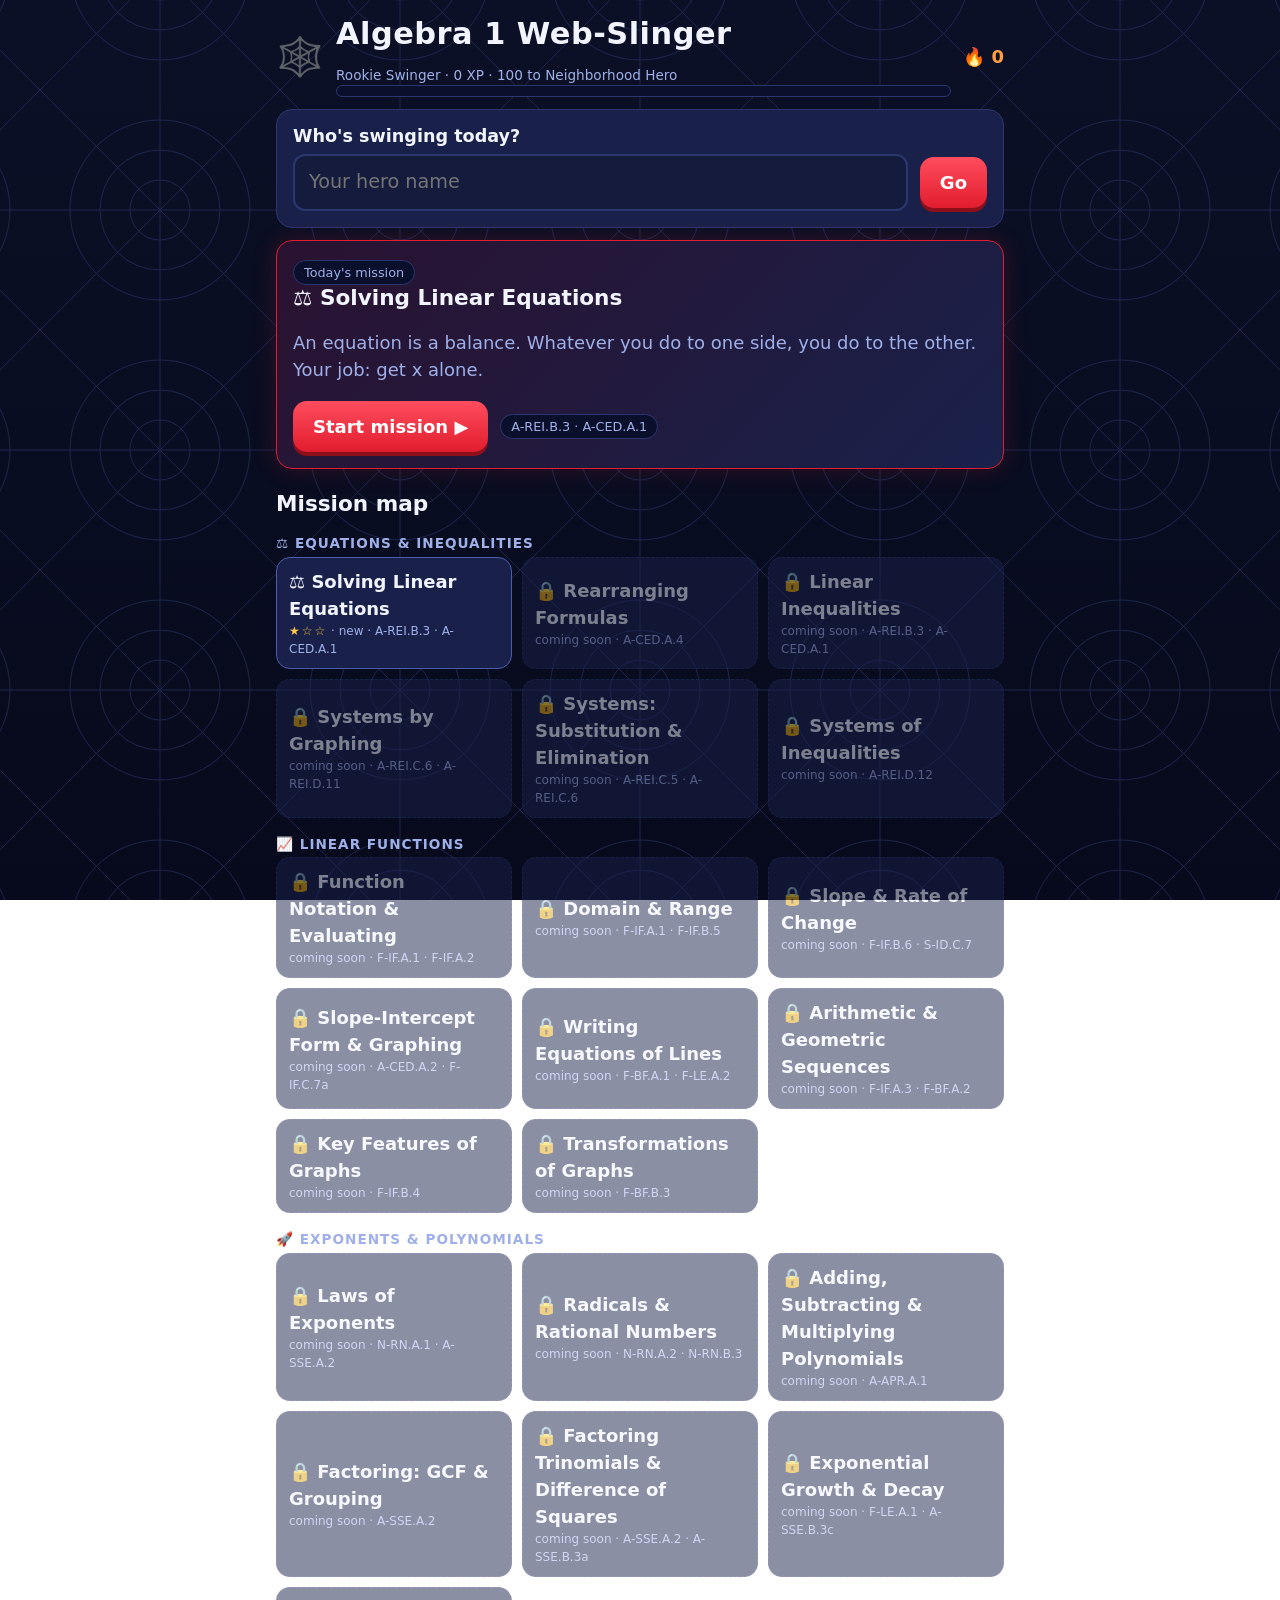
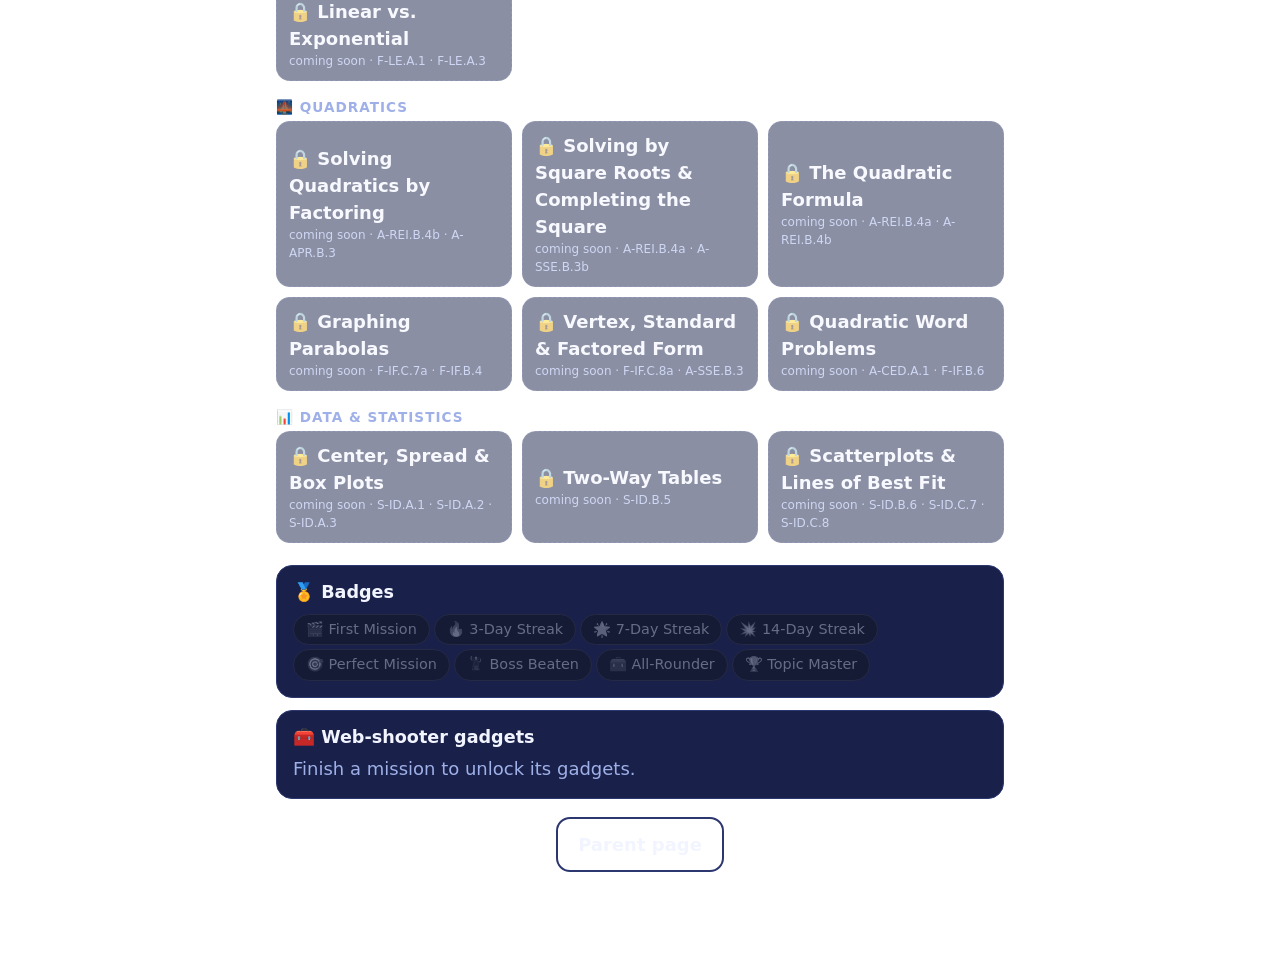
<file: index.html>
<!doctype html>
<html lang="en">
<head>
  <meta charset="utf-8">
  <meta name="viewport" content="width=device-width, initial-scale=1">
  <title>Algebra 1 Web-Slinger</title>
  <meta name="description" content="A daily Spider-Man-themed Algebra 1 mission to get ready for the NJSLA.">
  <link rel="manifest" href="manifest.json">
  <link rel="icon" href="icon.svg">
  <meta name="theme-color" content="#0b1026">
  <link rel="stylesheet" href="style.css">
</head>
<body>
  <main id="app" aria-live="polite"></main>
  <div id="fx" aria-hidden="true"></div>
  <script src="js/util.js"></script>
  <script src="js/course.js"></script>
  <script src="js/topics-equations.js"></script>
  <script src="js/engine.js"></script>
  <script src="js/app.js"></script>
</body>
</html>
</file>
<file: style.css>
:root {
  --bg: #0b1026; --bg2: #141b3d; --card: #19214a; --line: #2c3770; --ink: #f2f5ff; --dim: #9fb0e8;
  --red: #e11d2e; --red2: #ff4d5e; --blue: #2f5bff; --gold: #ffc83d; --green: #2ed47a; --orange: #ff9f43;
}
* { box-sizing: border-box; }
html { -webkit-text-size-adjust: 100%; }
body {
  margin: 0; color: var(--ink); font: 18px/1.5 system-ui, -apple-system, 'Segoe UI', Roboto, sans-serif; min-height: 100vh;
  background:
    url("data:image/svg+xml;utf8,<svg xmlns='http://www.w3.org/2000/svg' width='240' height='240' viewBox='0 0 240 240'><g fill='none' stroke='%232c3770' stroke-width='1' opacity='.55'><path d='M0 0 L240 240 M240 0 L0 240 M120 0 L120 240 M0 120 L240 120'/><circle cx='120' cy='120' r='30'/><circle cx='120' cy='120' r='60'/><circle cx='120' cy='120' r='90'/></g></svg>") center/240px,
    linear-gradient(180deg, var(--bg), #070a1c);
  background-attachment: fixed;
}
#app { max-width: 760px; margin: 0 auto; padding: 16px 16px 90px; }
h1, h2, h3 { line-height: 1.2; margin: 0 0 .4em; }
h1 { font-size: 1.9rem; letter-spacing: .5px; } h2 { font-size: 1.35rem; } h3 { font-size: 1.1rem; }
.dim { color: var(--dim); } .small { font-size: .85rem; } .center { text-align: center; } .right { text-align: right; }
.card { background: var(--card); border: 1px solid var(--line); border-radius: 16px; padding: 16px; margin: 12px 0; }
.card.hero { border-color: var(--red); background: linear-gradient(135deg, #2a1230, var(--card)); box-shadow: 0 0 24px #e11d2e33; }
.row { display: flex; gap: 12px; align-items: center; flex-wrap: wrap; } .grow { flex: 1; } .between { justify-content: space-between; }
button, .btn {
  font: inherit; font-weight: 700; color: #fff; background: linear-gradient(180deg, var(--red2), var(--red)); border: 0; border-radius: 14px;
  padding: 12px 20px; cursor: pointer; min-height: 48px; box-shadow: 0 4px 0 #8c0f1a; transition: transform .08s;
}
button:active { transform: translateY(3px); box-shadow: 0 1px 0 #8c0f1a; }
button.blue { background: linear-gradient(180deg, #5b7dff, var(--blue)); box-shadow: 0 4px 0 #1a3499; }
button.ghost { background: transparent; border: 2px solid var(--line); box-shadow: none; color: var(--ink); }
button:disabled { opacity: .45; cursor: default; }
button:focus-visible, input:focus-visible, label:focus-within { outline: 3px solid var(--gold); outline-offset: 2px; }
.bar { height: 12px; background: #0a0f2b; border-radius: 99px; overflow: hidden; border: 1px solid var(--line); }
.bar > i { display: block; height: 100%; background: linear-gradient(90deg, var(--red), var(--gold)); border-radius: 99px; transition: width .6s; }
.chip { display: inline-block; padding: 2px 10px; border-radius: 99px; background: #0a0f2b; border: 1px solid var(--line); font-size: .8rem; color: var(--dim); }
.top { display: flex; align-items: center; gap: 12px; } .avatar { font-size: 2.4rem; }
.streak { font-weight: 800; color: var(--orange); }

/* colour code: blue = given, orange = what we find, green = answer */
.g { color: #7fb0ff; font-weight: 700; } .f { color: var(--orange); font-weight: 700; } .a { color: var(--green); font-weight: 800; }

/* course map */
.domain { margin-top: 18px; } .domain h3 { color: var(--dim); text-transform: uppercase; font-size: .85rem; letter-spacing: 1px; }
.topics { display: grid; grid-template-columns: repeat(auto-fill, minmax(210px, 1fr)); gap: 10px; }
.tcard { text-align: left; background: var(--card); border: 1px solid var(--line); color: var(--ink); box-shadow: none; padding: 10px 12px; border-radius: 14px; font-weight: 600; min-height: 74px; }
.tcard.locked { opacity: .5; cursor: default; border-style: dashed; }
.tcard.ready { border-color: #4b5bb0; } .tcard small { display: block; color: var(--dim); font-weight: 400; font-size: .75rem; }
.stars { color: var(--gold); letter-spacing: 2px; }

/* lesson + quiz */
.viz { width: 100%; max-height: 220px; display: block; margin: 8px auto; background: #0a0f2b; border-radius: 12px; border: 1px solid var(--line); }
.viz .vt { fill: var(--ink); font-weight: 700; } .viz .big { font-size: 22px; } .viz .small { font-size: 12px; fill: var(--dim); }
.viz .fill-a { fill: var(--blue); } .viz .fill-b { fill: var(--red); } .viz .fill-d { fill: #3a4690; } .viz .stroke-t { stroke: var(--gold); stroke-width: 5; stroke-linecap: round; }
.pop { opacity: 0; animation: pop .5s forwards; animation-delay: var(--d, 0s); } @keyframes pop { from { opacity: 0; transform: translateY(8px); } to { opacity: 1; transform: none; } }
.opts { display: grid; gap: 10px; margin: 12px 0; }
.opt { display: flex; gap: 12px; align-items: center; padding: 12px 14px; border: 2px solid var(--line); border-radius: 14px; background: var(--bg2); cursor: pointer; min-height: 52px; }
.opt input { width: 22px; height: 22px; accent-color: var(--red); flex: none; }
.opt .L { font-weight: 800; color: var(--dim); width: 1.4em; }
.opt.pick { border-color: var(--gold); } .opt.right { border-color: var(--green); background: #12382a; } .opt.wrong { border-color: var(--red); background: #3b1220; }
input[type=text] { font: inherit; font-size: 1.2rem; width: 100%; padding: 12px 14px; border-radius: 12px; border: 2px solid var(--line); background: var(--bg2); color: var(--ink); }
.part { border-left: 4px solid var(--blue); padding-left: 12px; margin: 14px 0; }
.stem { font-size: 1.1rem; font-weight: 600; } .q { font-size: 1.2rem; font-weight: 600; margin: 4px 0 8px; }
.fb { border-radius: 14px; padding: 12px 14px; margin: 12px 0; } .fb.ok { background: #12382a; border: 1px solid var(--green); } .fb.no { background: #3b1220; border: 1px solid var(--red); } .fb.try { background: #3a2c10; border: 1px solid var(--gold); }
.fb ol { margin: 6px 0 0 20px; padding: 0; }
.boss { display: inline-block; background: var(--red); border-radius: 8px; padding: 2px 10px; font-weight: 800; letter-spacing: 1px; font-size: .8rem; }
.dots { display: flex; gap: 6px; margin: 6px 0 12px; } .dots i { flex: 1; height: 8px; border-radius: 6px; background: #0a0f2b; border: 1px solid var(--line); }
.dots i.on { background: var(--blue); } .dots i.good { background: var(--green); border-color: var(--green); } .dots i.bad { background: var(--red); border-color: var(--red); }
.gadget { display: flex; gap: 12px; align-items: flex-start; } .gadget .em { font-size: 2rem; }
.badge { display: inline-flex; gap: 6px; align-items: center; background: #0a0f2b; border: 1px solid var(--gold); border-radius: 99px; padding: 4px 12px; margin: 4px 4px 0 0; font-size: .9rem; }
.badge.off { opacity: .35; border-color: var(--line); filter: grayscale(1); }
table { width: 100%; border-collapse: collapse; font-size: .95rem; } td, th { padding: 8px 6px; border-bottom: 1px solid var(--line); text-align: left; }
.sticky { position: fixed; left: 0; right: 0; bottom: 0; padding: 12px 16px; background: linear-gradient(180deg, transparent, #070a1c 40%); display: flex; justify-content: center; }
.sticky button { min-width: 220px; }
#fx { position: fixed; inset: 0; pointer-events: none; overflow: hidden; }
#fx span { position: absolute; top: -20px; font-size: 24px; animation: fall 2.2s ease-in forwards; } @keyframes fall { to { transform: translateY(110vh) rotate(360deg); opacity: .6; } }
@media (prefers-reduced-motion: reduce) { .pop { animation: none; opacity: 1; } #fx span { animation: none; display: none; } .bar > i { transition: none; } }
@media (max-width: 420px) { body { font-size: 17px; } button { padding: 12px 14px; } }
</file>
